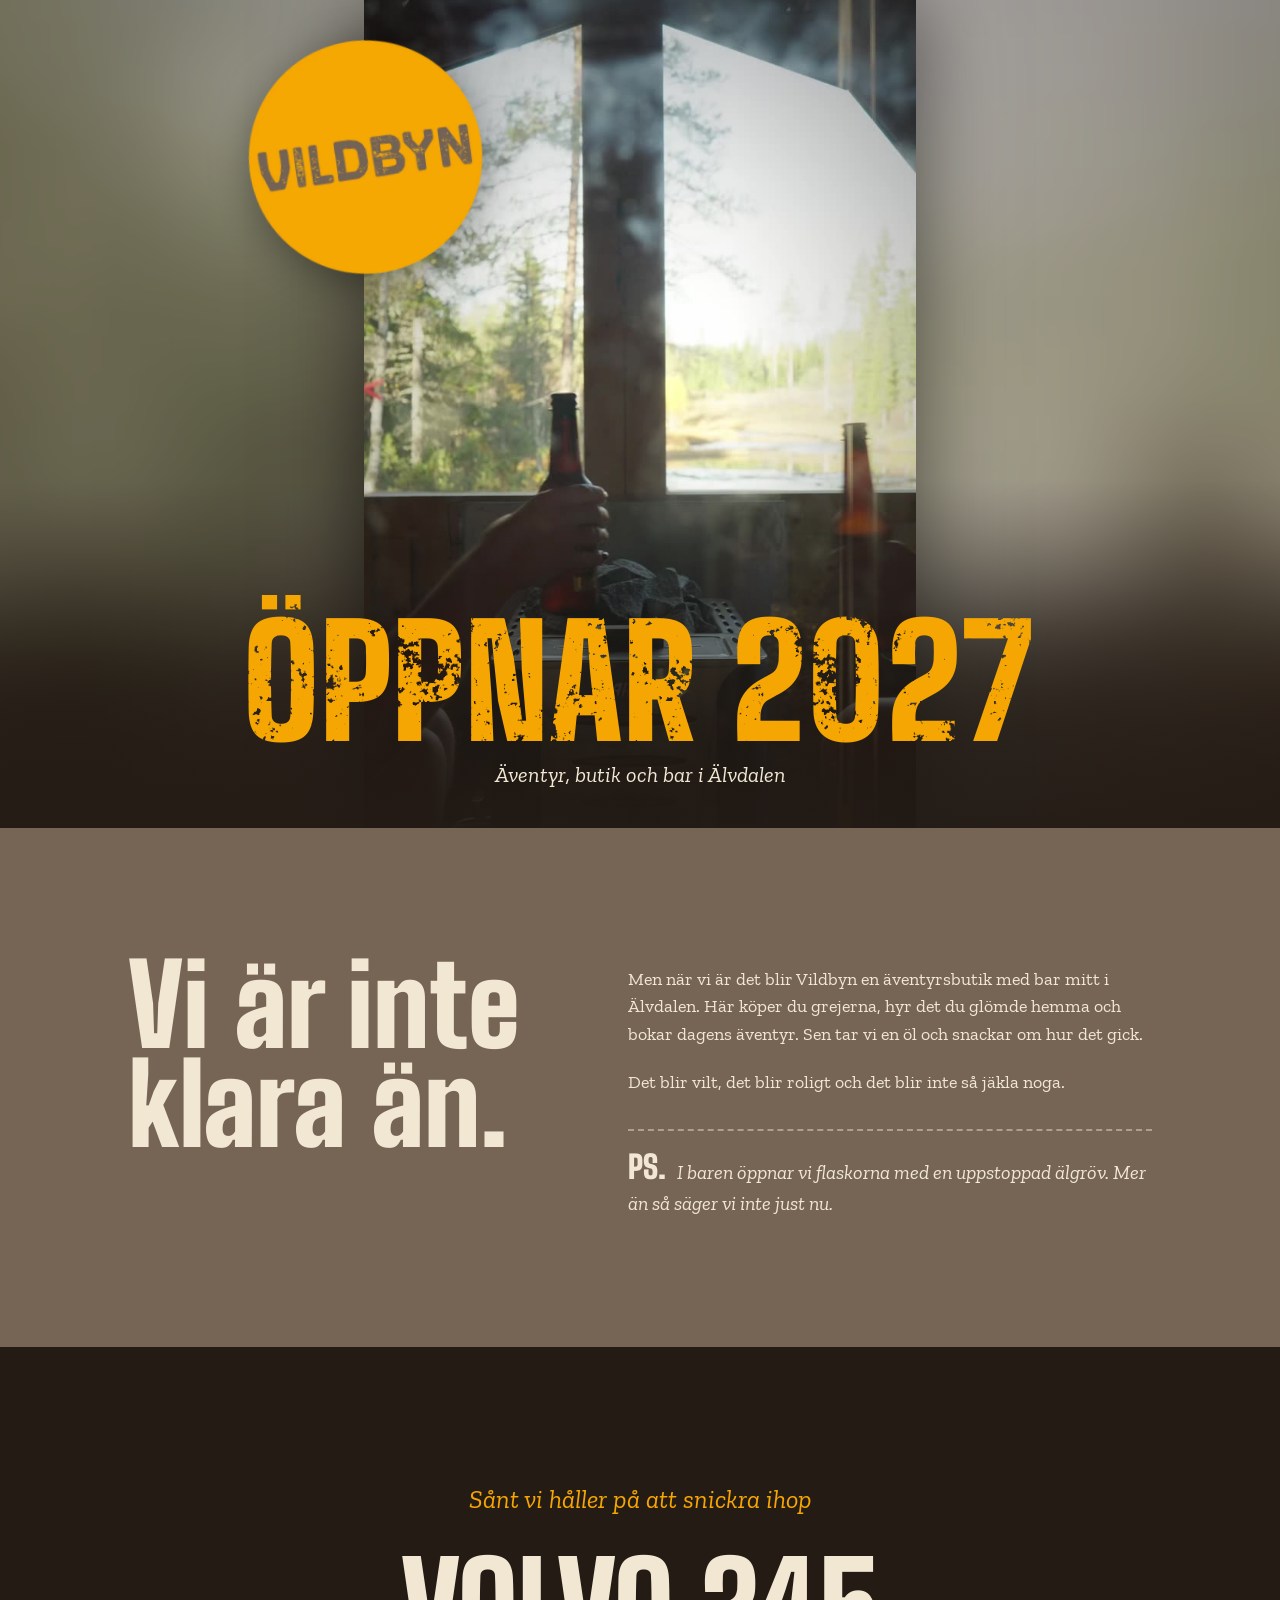
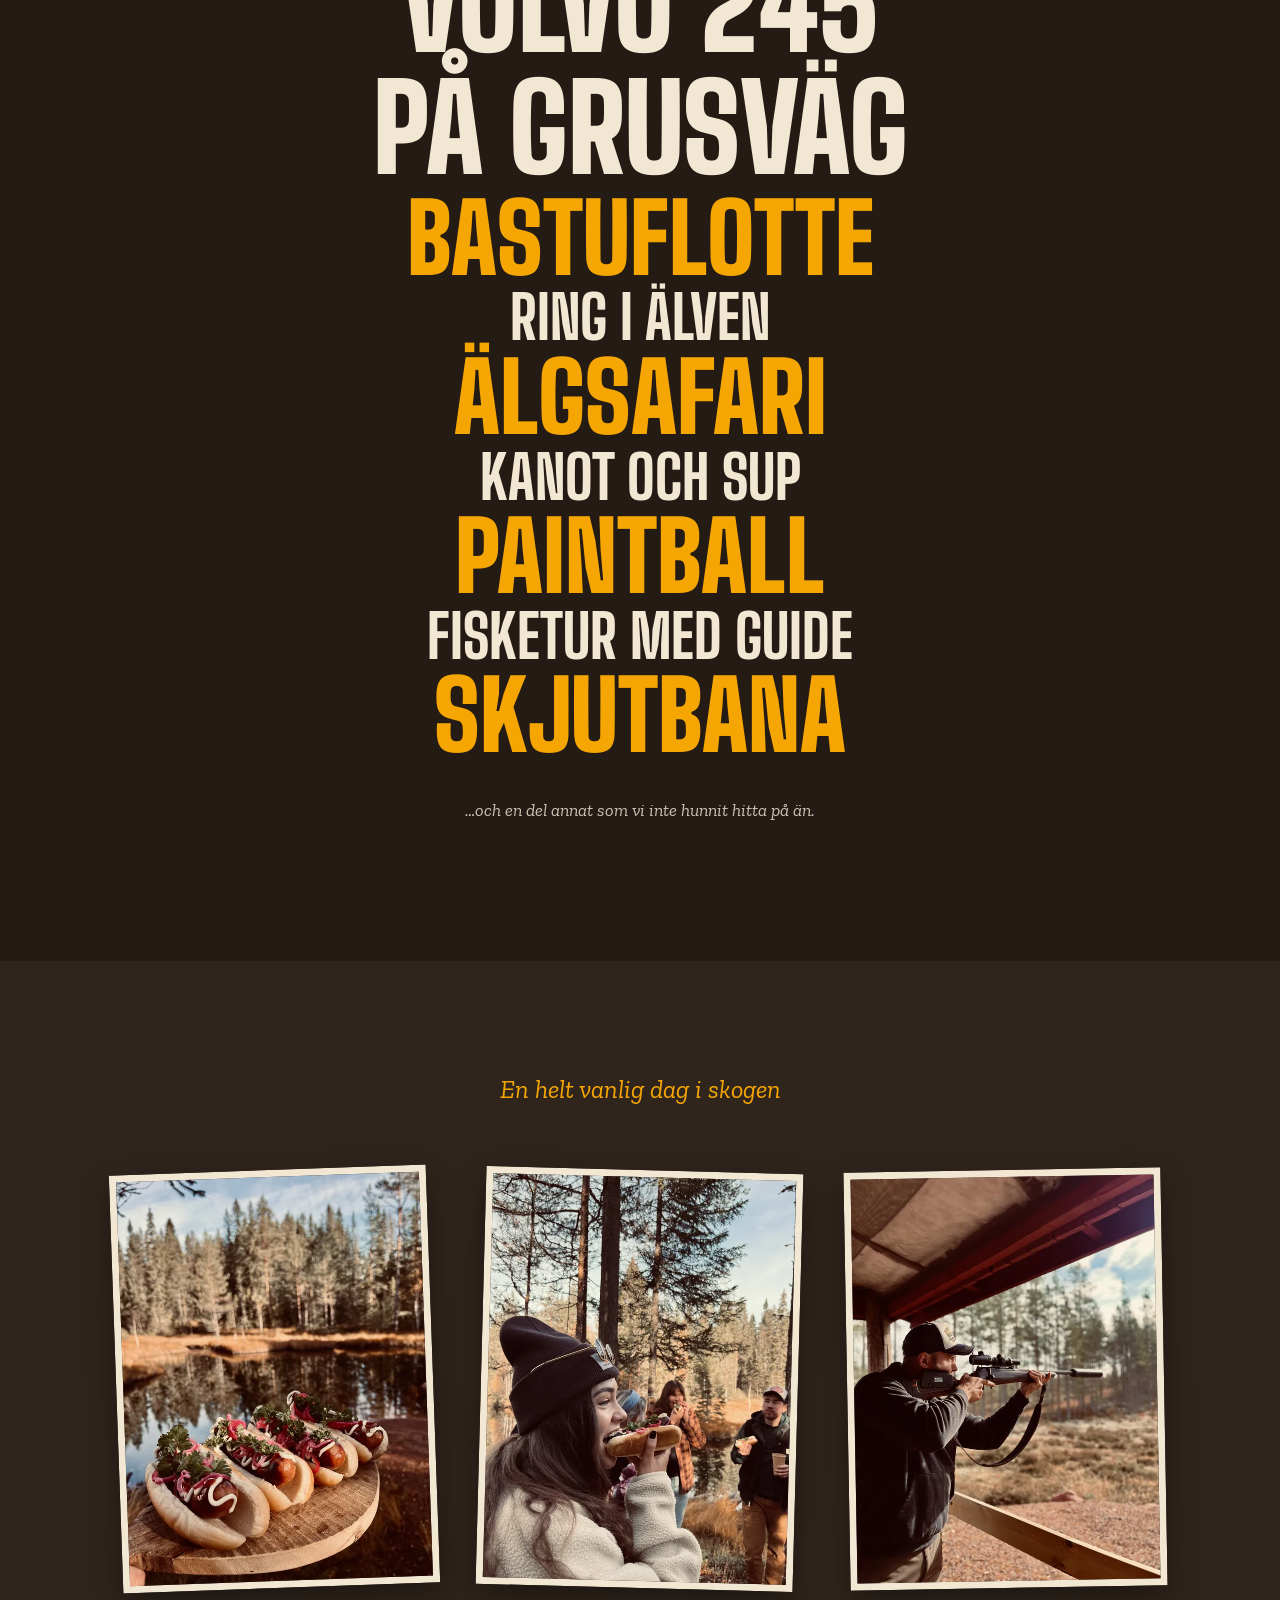
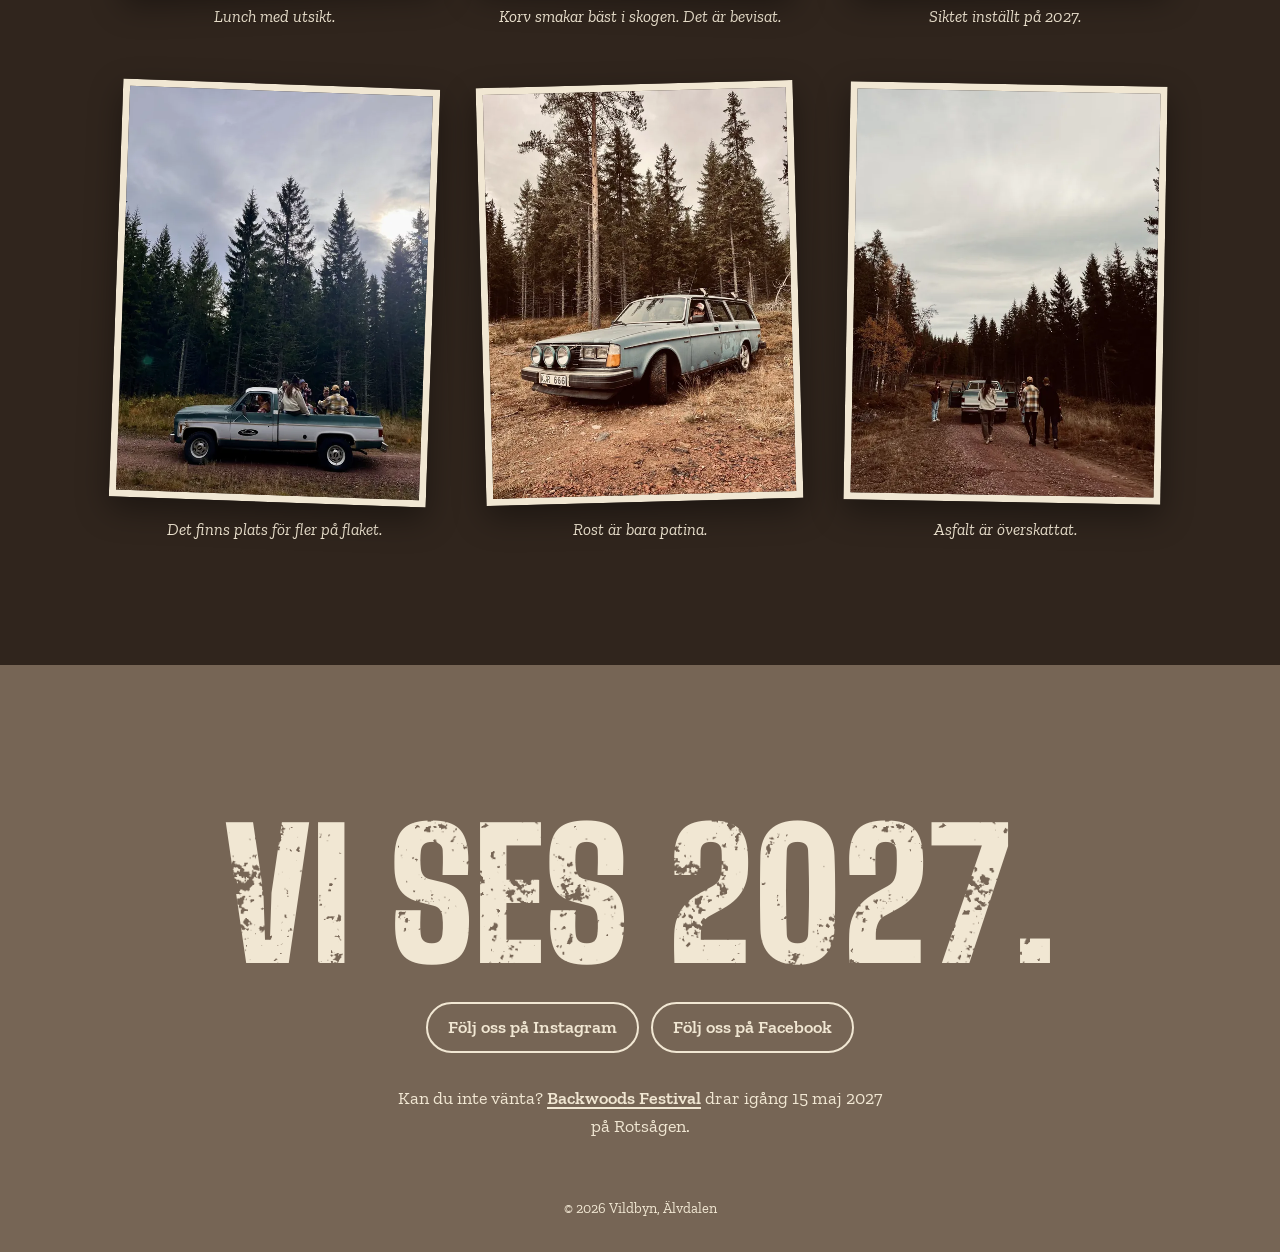
<file: index.html>
<!doctype html>
<html lang="sv">
<head>
  <meta charset="utf-8">
  <meta name="viewport" content="width=device-width, initial-scale=1, viewport-fit=cover">
  <title>Vildbyn – äventyrsbutik och bar i Älvdalen. Öppnar 2027</title>
  <meta name="description" content="Vildbyn blir en äventyrsbutik med bar mitt i Älvdalen. Köp grejerna, hyr det du glömde hemma och boka äventyret. Vi öppnar 2027.">
  <!-- VB-ADRESS: byt gabrielsoors-cmd.github.io/vildbyn/ mot vildbyn.se/ här och i delningsraderna nedan när domänen är kopplad -->
  <link rel="canonical" href="https://gabrielsoors-cmd.github.io/vildbyn/">
  <meta name="theme-color" content="#241B15">

  <meta property="og:type" content="website">
  <meta property="og:locale" content="sv_SE">
  <meta property="og:site_name" content="Vildbyn">
  <meta property="og:title" content="Vildbyn öppnar 2027">
  <meta property="og:description" content="Äventyrsbutik och bar mitt i Älvdalen. Vi är inte klara än, men nästan.">
  <meta property="og:url" content="https://gabrielsoors-cmd.github.io/vildbyn/">
  <meta property="og:image" content="https://gabrielsoors-cmd.github.io/vildbyn/img/vildbyn-delning.jpg">
  <meta property="og:image:width" content="1200">
  <meta property="og:image:height" content="630">
  <meta property="og:image:alt" content="Vildbyns logga och texten Öppnar 2027 över en pickup på en grusväg i skogen">
  <meta name="twitter:card" content="summary_large_image">

  <link rel="icon" href="favicon.ico" sizes="any">
  <link rel="icon" href="favicon-32.png" type="image/png" sizes="32x32">
  <link rel="apple-touch-icon" href="img/ikon-180.png">

  <link rel="preload" href="fonts/big-shoulders-display-latin-900-normal.woff2" as="font" type="font/woff2" crossorigin>
  <link rel="preload" href="img/vildbyn-logga.webp" as="image" type="image/webp">
  <link rel="stylesheet" href="css/style.css">

  <script type="application/ld+json">
  {
    "@context": "https://schema.org",
    "@type": "Organization",
    "name": "Vildbyn",
    "url": "https://gabrielsoors-cmd.github.io/vildbyn/",
    "logo": "https://gabrielsoors-cmd.github.io/vildbyn/img/ikon-512.png",
    "description": "Äventyrsbutik med bar i Älvdalen. Öppnar 2027.",
    "address": { "@type": "PostalAddress", "addressLocality": "Älvdalen", "addressCountry": "SE" }
  }
  </script>
</head>
<body>

  <header class="hero">
    <video class="hero-bakgrund" data-src="media/vildbyn-film-oskarp.mp4" poster="media/vildbyn-film-oskarp-poster.jpg" muted loop playsinline preload="none" aria-hidden="true" tabindex="-1"></video>

    <div class="hero-film">
      <video id="film" class="film" autoplay muted loop playsinline disablepictureinpicture disableremoteplayback preload="auto"
             poster="media/vildbyn-film-poster.jpg"
             aria-label="Film från en dag med Vildbyn: bastu, korv vid elden, skjutbana, pickup och Volvo 245 på grusvägar i skogen">
        <source src="media/vildbyn-film-720.mp4" type="video/mp4">
      </video>
    </div>

    <h1 class="hero-text">
      <img class="hero-logga" src="img/vildbyn-logga.webp" alt="Vildbyn" width="500" height="500">
      <span class="hero-oppnar stampel">Öppnar 2027</span>
    </h1>
    <p class="hero-under">Äventyr, butik och bar i Älvdalen</p>
  </header>

  <main>

    <section class="om" aria-labelledby="om-rubrik">
      <div class="om-inner">
        <h2 id="om-rubrik">Vi är inte klara än.</h2>
        <div class="om-text">
          <p>Men när vi är det blir Vildbyn en äventyrsbutik med bar mitt i Älvdalen. Här köper du grejerna, hyr det du glömde hemma och bokar dagens äventyr. Sen tar vi en öl och snackar om hur det gick.</p>
          <p>Det blir vilt, det blir roligt och det blir inte så jäkla noga.</p>
          <p class="ps"><span class="ps-tecken">PS.</span> I baren öppnar vi flaskorna med en uppstoppad älgröv. Mer än så säger vi inte just nu.</p>
        </div>
      </div>
    </section>

    <section class="aventyr" aria-labelledby="aventyr-rubrik">
      <h2 id="aventyr-rubrik">Sånt vi håller på att snickra ihop</h2>
      <!-- VB-AVENTYR: ändra listan här. Klasserna s1–s3 styr storleken (s1 störst). -->
      <ul class="affisch">
        <li class="s1">Volvo 245 på grusväg</li>
        <li class="s2">Bastuflotte</li>
        <li class="s3">Ring i älven</li>
        <li class="s2">Älgsafari</li>
        <li class="s3">Kanot och SUP</li>
        <li class="s2">Paintball</li>
        <li class="s3">Fisketur med guide</li>
        <li class="s2">Skjutbana</li>
      </ul>
      <p class="affisch-fot">…och en del annat som vi inte hunnit hitta på än.</p>
    </section>

    <section class="bilder" aria-labelledby="bilder-rubrik">
      <h2 id="bilder-rubrik">En helt vanlig dag i skogen</h2>
      <div class="bildremsa">
        <figure>
          <img src="img/vildbyn-korv-vid-tjarnen-600.webp" srcset="img/vildbyn-korv-vid-tjarnen-600.webp 600w, img/vildbyn-korv-vid-tjarnen-1200.webp 1200w" sizes="(min-width: 60rem) 30vw, 72vw" width="600" height="800" loading="lazy" decoding="async" alt="Ett träfat med grillad korv med rödlök och dressing, framför en tjärn med granskog">
          <figcaption>Lunch med utsikt.</figcaption>
        </figure>
        <figure>
          <img src="img/vildbyn-korv-i-skogen-600.webp" srcset="img/vildbyn-korv-i-skogen-600.webp 600w, img/vildbyn-korv-i-skogen-1200.webp 1200w" sizes="(min-width: 60rem) 30vw, 72vw" width="600" height="800" loading="lazy" decoding="async" alt="En kvinna i mössa tar ett stort bett av en korv i skogen, kompisar i bakgrunden">
          <figcaption>Korv smakar bäst i skogen. Det är bevisat.</figcaption>
        </figure>
        <figure>
          <img src="img/vildbyn-skjutbanan-600.webp" srcset="img/vildbyn-skjutbanan-600.webp 600w, img/vildbyn-skjutbanan-1200.webp 1200w" sizes="(min-width: 60rem) 30vw, 72vw" width="600" height="800" loading="lazy" decoding="async" alt="En man i keps siktar med gevär från skjutbanans röda skjutbod">
          <figcaption>Siktet inställt på 2027.</figcaption>
        </figure>
        <figure>
          <img src="img/vildbyn-flaket-600.webp" srcset="img/vildbyn-flaket-600.webp 600w, img/vildbyn-flaket-1200.webp 1200w" sizes="(min-width: 60rem) 30vw, 72vw" width="600" height="800" loading="lazy" decoding="async" alt="En grönvit Chevrolet-pickup med folk på flaket på en grusväg under höga granar">
          <figcaption>Det finns plats för fler på flaket.</figcaption>
        </figure>
        <figure>
          <img src="img/vildbyn-volvo-245-600.webp" srcset="img/vildbyn-volvo-245-600.webp 600w, img/vildbyn-volvo-245-1200.webp 1200w" sizes="(min-width: 60rem) 30vw, 72vw" width="600" height="800" loading="lazy" decoding="async" alt="En ljusblå Volvo 245 med extraljus står på ett kalhygge i skogen">
          <figcaption>Rost är bara patina.</figcaption>
        </figure>
        <figure>
          <img src="img/vildbyn-grusvagen-600.webp" srcset="img/vildbyn-grusvagen-600.webp 600w, img/vildbyn-grusvagen-1200.webp 1200w" sizes="(min-width: 60rem) 30vw, 72vw" width="600" height="800" loading="lazy" decoding="async" alt="Ett gäng går längs en grusväg i skogen mot en parkerad pickup">
          <figcaption>Asfalt är överskattat.</figcaption>
        </figure>
      </div>
    </section>

  </main>

  <footer class="fot">
    <p class="fot-rubrik stampel">Vi ses 2027.</p>
    <!-- VB-SOCIALA -->
    <ul class="fot-lankar">
      <li><a href="https://www.instagram.com/vildbyn/">Följ oss på Instagram</a></li>
      <li><a href="https://www.facebook.com/p/Vildbyn-61592308626265/">Följ oss på Facebook</a></li>
    </ul>
    <p class="fot-backwoods">Kan du inte vänta? <a href="https://backwoodsfestival.se/">Backwoods Festival</a> drar igång 15 maj 2027 på Rotsågen.</p>
    <p class="fot-liten">© 2026 Vildbyn, Älvdalen</p>
  </footer>

  <script src="js/main.js" defer></script>
</body>
</html>
</file>
<file: css/style.css>
/* Vildbyn – teasersida
   Färger från loggan: lera (bokstäverna) är huvudfärgen, senap (cirkeln) används som accent.
   Typsnitt: Big Shoulders Display (rubriker), Zilla Slab (text). Båda självhostade, OFL-licens. */

@font-face { font-family: "Big Shoulders"; src: url("../fonts/big-shoulders-display-latin-900-normal.woff2") format("woff2"); font-weight: 900; font-display: swap; }
@font-face { font-family: "Big Shoulders"; src: url("../fonts/big-shoulders-display-latin-800-normal.woff2") format("woff2"); font-weight: 800; font-display: swap; }
@font-face { font-family: "Zilla Slab"; src: url("../fonts/zilla-slab-latin-400-normal.woff2") format("woff2"); font-weight: 400; font-display: swap; }
@font-face { font-family: "Zilla Slab"; src: url("../fonts/zilla-slab-latin-400-italic.woff2") format("woff2"); font-weight: 400; font-style: italic; font-display: swap; }
@font-face { font-family: "Zilla Slab"; src: url("../fonts/zilla-slab-latin-600-normal.woff2") format("woff2"); font-weight: 600; font-display: swap; }

:root {
  --senap: #F5A602;      /* loggans cirkel */
  --lera: #766555;       /* loggans bokstäver – huvudfärgen för de stora ytorna */
  --lera-linje: rgba(241, 231, 211, .45); /* streckad linje på lera */
  --bark: #241B15;
  --bark-2: #30251D;
  --havre: #F1E7D3;

  --rubrik: "Big Shoulders", "Arial Narrow", sans-serif;
  --text: "Zilla Slab", Rockwell, Georgia, serif;
  --kant: 1.25rem;
}

*, *::before, *::after { box-sizing: border-box; }

html { -webkit-text-size-adjust: 100%; text-size-adjust: 100%; }

body {
  margin: 0;
  background: var(--bark);
  color: var(--havre);
  font-family: var(--text);
  font-size: 1.125rem;
  line-height: 1.55;
  -webkit-font-smoothing: antialiased;
}

img, video { display: block; max-width: 100%; }

a { color: inherit; text-decoration-thickness: 2px; text-underline-offset: .18em; }
a:hover { text-decoration-thickness: 3px; }

:focus-visible { outline: 3px solid currentColor; outline-offset: 3px; }

/* Stämpelkänsla som i loggan: en sömlös textur som nöter bort lite av bokstäverna.
   Storleken i em gör att slitaget följer textstorleken. Luft upptill så att prickarna på Ö och Ä inte klipps. */
.stampel {
  padding-top: .16em;
  -webkit-mask-image: url("../img/stamp.png");
          mask-image: url("../img/stamp.png");
  -webkit-mask-size: 2.6em;
          mask-size: 2.6em;
}

/* ---------- Hero ---------- */

.hero {
  position: relative;
  min-height: 92vh;
  min-height: 92svh;
  display: flex;
  flex-direction: column;
  align-items: center;
  padding: calc(env(safe-area-inset-top) + 2rem) var(--kant) 2.25rem;
  overflow: hidden;
  background: var(--bark);
  isolation: isolate;
}

.hero-bakgrund { display: none; }

.hero-film { position: absolute; inset: 0; z-index: -2; }
.film { width: 100%; height: 100%; object-fit: cover; }

.hero::after {
  content: "";
  position: absolute;
  inset: 0;
  z-index: -1;
  pointer-events: none;
  background:
    linear-gradient(to bottom, rgba(36, 27, 21, .45) 0%, rgba(36, 27, 21, 0) 22%),
    linear-gradient(to top, rgba(36, 27, 21, .92) 0%, rgba(36, 27, 21, .6) 24%, rgba(36, 27, 21, 0) 55%);
}

/* Mobil: logga och text samlas längst ner så att ansiktena i filmen syns */
.hero-text {
  flex: 1;
  width: 100%;
  margin: 0;
  display: flex;
  flex-direction: column;
  align-items: center;
  justify-content: flex-end;
  gap: clamp(.75rem, 3.5vw, 1.25rem);
  font-weight: inherit;
}

.hero-logga {
  width: clamp(7.5rem, 36vw, 11rem);
  height: auto;
  transform: rotate(-8deg);
  filter: drop-shadow(0 .5rem 1.25rem rgba(0, 0, 0, .35));
}

.hero-oppnar {
  font-family: var(--rubrik);
  font-weight: 900;
  font-size: clamp(3.4rem, 17vw, 11rem);
  line-height: .82;
  letter-spacing: .005em;
  text-transform: uppercase;
  white-space: nowrap;
  color: var(--senap);
}

.hero-under {
  margin: .75rem 0 0;
  font-style: italic;
  font-size: clamp(1.05rem, 4.2vw, 1.375rem);
  text-align: center;
  color: var(--havre);
}

/* Bredare skärmar: filmen står upp i mitten, en suddig kopia fyller ut bakom */
@media (min-aspect-ratio: 4/5) {
  .hero { padding-top: calc(env(safe-area-inset-top) + 2.5rem); }

  .hero-bakgrund {
    display: block;
    position: absolute;
    inset: 0;
    z-index: -3;
    width: 100%;
    height: 100%;
    object-fit: cover;
    opacity: .62;
    filter: blur(14px);
    transform: scale(1.1);
  }

  .hero-film {
    left: 50%;
    right: auto;
    width: auto;
    aspect-ratio: 2 / 3; /* lite inzoomad: beskär filmen något upptill och nertill */
    transform: translateX(-50%);
    box-shadow: 0 0 5rem rgba(0, 0, 0, .55);
  }

  .hero::after {
    background:
      linear-gradient(to top, rgba(36, 27, 21, .9) 0%, rgba(36, 27, 21, .45) 20%, rgba(36, 27, 21, 0) 42%);
  }

  .hero-text { justify-content: space-between; gap: 0; }

  .hero-logga {
    width: min(26svh, 15rem);
    transform: translateX(-30.5svh) rotate(-8deg);
  }

  .hero-oppnar { font-size: min(12vw, 20svh); }
}

/* ---------- Om ---------- */

.om {
  background: var(--lera);
  color: var(--havre);
  padding: clamp(4rem, 11vw, 8rem) var(--kant);
}

.om-inner {
  max-width: 64rem;
  margin: 0 auto;
  display: grid;
  gap: 1.5rem 4rem;
}

.om h2 {
  margin: 0;
  font-family: var(--rubrik);
  font-weight: 900;
  font-size: clamp(3.25rem, 13vw, 7rem);
  line-height: .88;
  color: var(--havre);
  text-wrap: balance;
}

.om-text { max-width: 34em; }
.om-text p { margin: 0 0 1.1em; }
.om-text p:last-child { margin-bottom: 0; }

.ps {
  margin-top: 2rem !important;
  padding-top: 1.25rem;
  border-top: 2px dashed var(--lera-linje);
  font-style: italic;
  font-size: 1.25rem;
}
.ps-tecken {
  font-family: var(--rubrik);
  font-weight: 900;
  font-style: normal;
  font-size: 1.6em;
  line-height: 1;
  margin-right: .2em;
  color: var(--havre);
}

@media (min-width: 56rem) {
  .om-inner { grid-template-columns: 5fr 6fr; align-items: start; }
  .om-text { padding-top: .6rem; }
}

/* ---------- Äventyr ---------- */

.aventyr {
  padding: clamp(4.5rem, 12vw, 8.5rem) var(--kant);
  text-align: center;
}

.aventyr h2,
.bilder h2 {
  margin: 0 auto;
  max-width: 22em;
  font-weight: 400;
  font-style: italic;
  font-size: clamp(1.25rem, 4.6vw, 1.625rem);
  line-height: 1.3;
  color: var(--senap);
}

.affisch {
  list-style: none;
  margin: 1.75rem auto 0;
  padding: 0;
  max-width: 60rem;
  font-family: var(--rubrik);
  font-weight: 900;
  line-height: 1.02;
  text-transform: uppercase;
  text-wrap: balance;
}
.affisch li { margin: 0; }
.affisch li:nth-child(odd) { color: var(--havre); }
.affisch li:nth-child(even) { color: var(--senap); }
.affisch .s1 { font-size: clamp(2.5rem, 11.5vw, 7.5rem); }
.affisch .s2 { font-size: clamp(2.25rem, 10vw, 6rem); }
.affisch .s3 { font-size: clamp(1.6rem, 6.5vw, 3.75rem); font-weight: 800; }

.affisch-fot {
  margin: 2rem auto 0;
  max-width: 24em;
  text-wrap: balance;
  font-style: italic;
  color: rgba(241, 231, 211, .82);
}

/* ---------- Bilder ---------- */

.bilder {
  background: var(--bark-2);
  padding: clamp(4rem, 10vw, 7rem) 0 clamp(3.5rem, 9vw, 6rem);
  text-align: center;
}
.bilder h2 { padding: 0 var(--kant); }

.bildremsa {
  display: flex;
  gap: 1.5rem;
  margin-top: 1.5rem;
  padding: 1.5rem var(--kant) 1.75rem;
  overflow-x: auto;
  scroll-snap-type: x mandatory;
  scroll-padding: 0 var(--kant);
  scrollbar-width: thin;
  scrollbar-color: rgba(241, 231, 211, .3) transparent;
  -webkit-overflow-scrolling: touch;
}

.bildremsa figure {
  flex: 0 0 min(72vw, 22rem);
  margin: 0;
  scroll-snap-align: center;
}

.bildremsa img {
  width: 100%;
  height: auto;
  border: .45rem solid var(--havre);
  background: var(--havre);
  box-shadow: 0 .75rem 2rem rgba(0, 0, 0, .4);
}
.bildremsa figure:nth-child(6n+1) img { transform: rotate(-2deg); }
.bildremsa figure:nth-child(6n+2) img { transform: rotate(1.5deg); }
.bildremsa figure:nth-child(6n+3) img { transform: rotate(-1deg); }
.bildremsa figure:nth-child(6n+4) img { transform: rotate(2deg); }
.bildremsa figure:nth-child(6n+5) img { transform: rotate(-1.5deg); }
.bildremsa figure:nth-child(6n+6) img { transform: rotate(1deg); }

.bildremsa figcaption {
  margin-top: 1rem;
  font-style: italic;
  font-size: 1.05rem;
  line-height: 1.35;
  color: var(--havre);
}

@media (min-width: 60rem) {
  .bildremsa {
    display: grid;
    grid-template-columns: repeat(3, 1fr);
    gap: 3.5rem 3rem;
    max-width: 68rem;
    margin: 2.5rem auto 0;
    overflow: visible;
  }
}

/* ---------- Fot ---------- */

.fot {
  background: var(--lera);
  color: var(--havre);
  text-align: center;
  padding: clamp(4.5rem, 12vw, 8rem) var(--kant) calc(env(safe-area-inset-bottom) + 2rem);
}

.fot-rubrik {
  margin: 0;
  font-family: var(--rubrik);
  font-weight: 900;
  font-size: clamp(3.75rem, 19vw, 11rem);
  line-height: .85;
  text-transform: uppercase;
  color: var(--havre);
}

.fot-lankar {
  list-style: none;
  margin: 2rem 0 0;
  padding: 0;
  display: flex;
  justify-content: center;
  flex-wrap: wrap;
  gap: .75rem;
}
.fot-lankar a {
  display: inline-block;
  padding: .6rem 1.25rem;
  border: 2px solid var(--havre);
  border-radius: 999px;
  font-weight: 600;
  text-decoration: none;
}
.fot-lankar a:hover { background: var(--havre); color: var(--lera); }

.fot-backwoods { margin: 2rem auto 0; max-width: 28em; }
.fot-backwoods a { font-weight: 600; }

.fot-liten { margin: 3.5rem 0 0; font-size: .9rem; }
</file>
